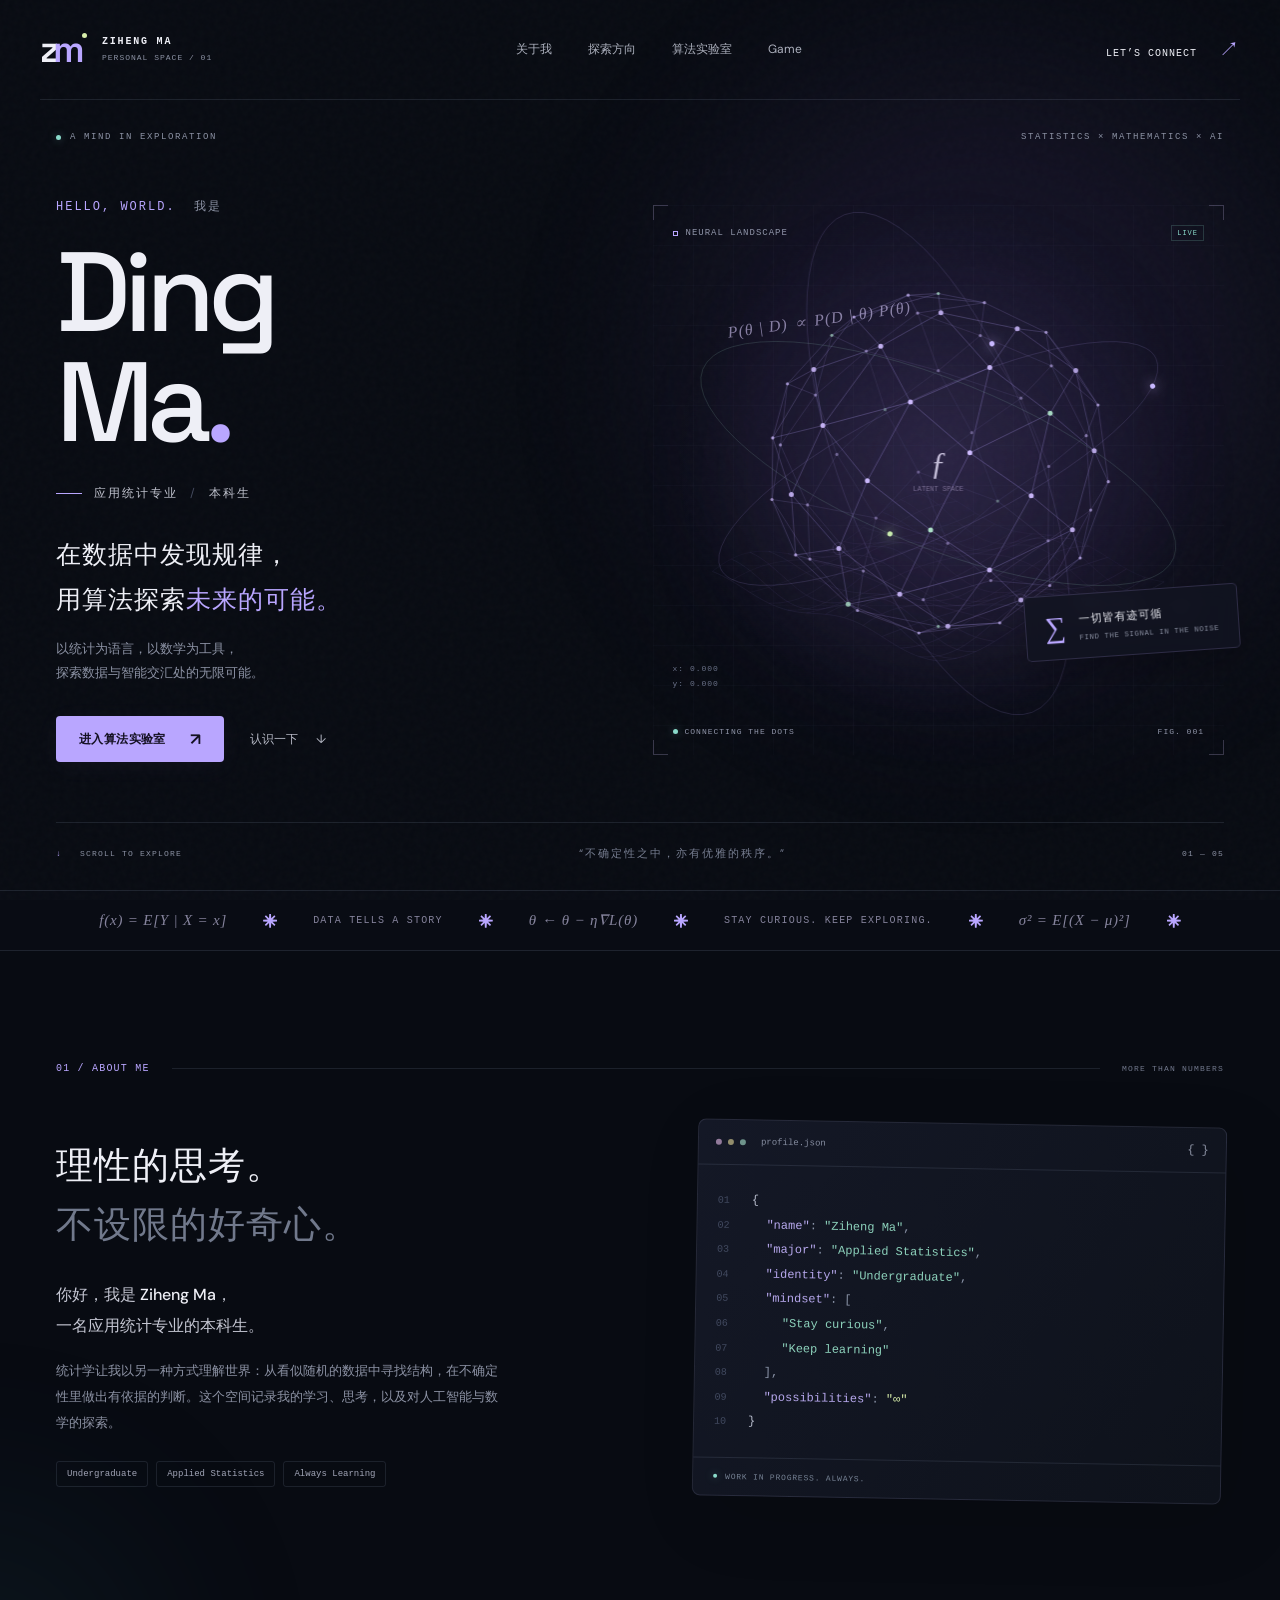
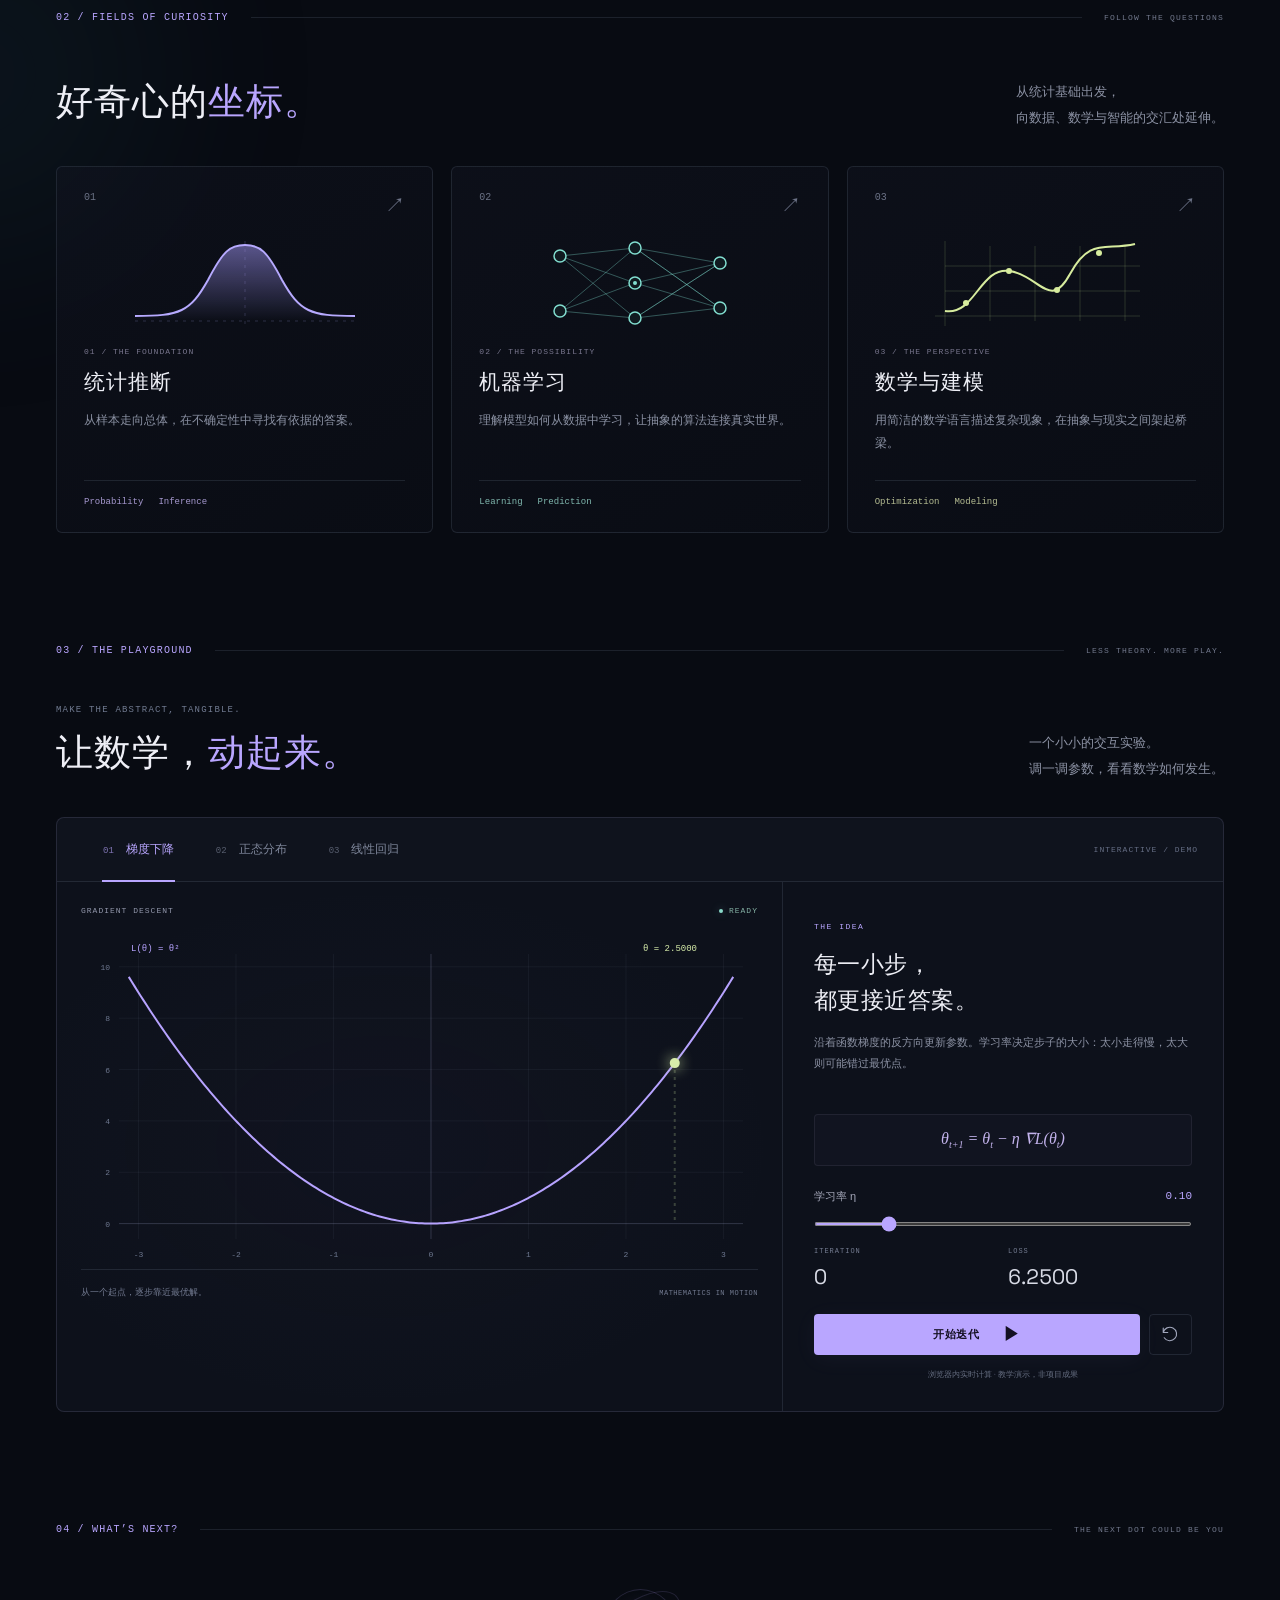
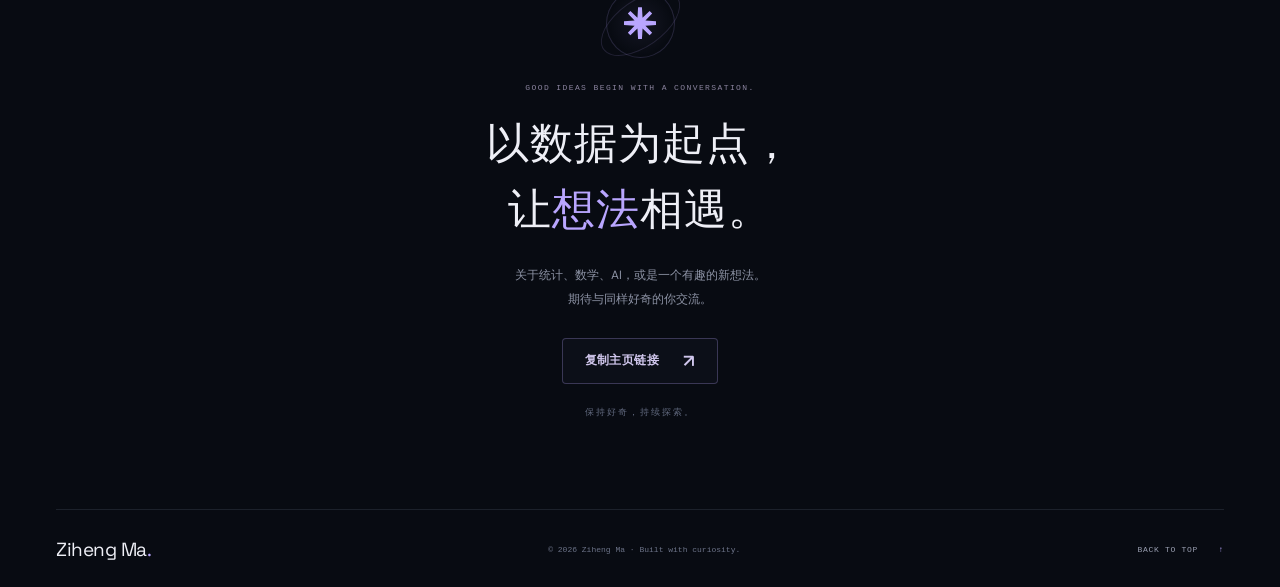
<file: index.html>
<!DOCTYPE html>
<html lang="zh-CN">
<head>
  <meta charset="UTF-8">
  <meta name="viewport" content="width=device-width, initial-scale=1">
  <meta name="theme-color" content="#080b12">
  <meta name="description" content="Ziheng Ma 的个人主页 · 应用统计专业本科生 · 在数据中发现规律，用算法探索未来。">
  <title>Ziheng Ma — Applied Statistics & AI</title>
  <link rel="icon" href="./favicon.svg" type="image/svg+xml">
  <link rel="stylesheet" href="./styles.css">
  <script src="./script.js" defer></script>
</head>
<body>
  <a class="skip-link" href="#main">跳转到主要内容</a>
  <div class="ambient ambient-one" aria-hidden="true"></div>
  <div class="ambient ambient-two" aria-hidden="true"></div>

  <header class="site-header">
    <a class="brand" href="#home" aria-label="Ziheng Ma 首页"><span class="brand-symbol">z<span>m</span><i></i></span><span class="brand-caption">ZIHENG MA<span>PERSONAL SPACE / 01</span></span></a>
    <nav aria-label="主导航">
      <a href="#about">关于我</a>
      <a href="#interests">探索方向</a>
      <a href="#lab">算法实验室</a>
      <a href="./game.html">Game</a>
    </nav>
    <a class="header-contact" href="#contact">LET’S CONNECT <span aria-hidden="true">↗</span></a>
  </header>

  <main id="main">
    <section class="hero section-shell" id="home" aria-labelledby="hero-title">
      <div class="hero-topline"><span><i class="status-dot"></i> A MIND IN EXPLORATION</span><span class="topline-right">STATISTICS × MATHEMATICS × AI</span></div>
      <div class="hero-layout">
        <div class="hero-copy">
          <p class="eyebrow"><span>HELLO, WORLD.</span> 我是</p>
          <h1 id="hero-title" aria-label="Ziheng Ma">Ding<span class="surname">Ma<span class="name-period">.</span></span></h1>
          <div class="hero-role"><span class="role-line"></span>应用统计专业 <span class="role-separator">/</span> 本科生</div>
          <p class="hero-statement">在数据中发现规律，<br>用算法探索<span class="highlight">未来的可能。</span></p>
          <p class="hero-description">以统计为语言，以数学为工具，<br class="desktop-break">探索数据与智能交汇处的无限可能。</p>
          <div class="hero-actions"><a class="button button-primary" href="#lab">进入算法实验室 <span aria-hidden="true">↗</span></a><a class="text-link" href="#about">认识一下 <span aria-hidden="true">↓</span></a></div>
        </div>
        <div class="hero-art" aria-label="由神经网络、轨道和数学曲线组成的交互式可视化">
          <div class="art-corner corner-tl"></div><div class="art-corner corner-tr"></div><div class="art-corner corner-bl"></div><div class="art-corner corner-br"></div>
          <div class="art-label"><span class="tiny-square"></span> NEURAL LANDSCAPE <span class="art-live">LIVE</span></div>
          <canvas id="network-canvas" aria-hidden="true"></canvas>
          <div class="art-equation equation-one">P(θ | D) ∝ P(D | θ) P(θ)</div>
          <div class="art-equation equation-two">∇L(θ) → 0</div>
          <div class="art-coordinate">x: <span id="coord-x">0.000</span><br>y: <span id="coord-y">0.000</span></div>
          <div class="art-bottom"><span><i class="status-dot"></i> CONNECTING THE DOTS</span><span>FIG. 001</span></div>
          <div class="floating-note"><span class="note-icon">∑</span><div>一切皆有迹可循<span>FIND THE SIGNAL IN THE NOISE</span></div></div>
        </div>
      </div>
      <div class="hero-bottom"><span class="scroll-cue"><span aria-hidden="true">↓</span> SCROLL TO EXPLORE</span><span class="hero-quote">“不确定性之中，亦有优雅的秩序。”</span><span class="page-count">01 — 05</span></div>
    </section>

    <div class="formula-strip" aria-hidden="true"><div><span>f(x) = E[Y | X = x]</span><i>✳</i><span>DATA TELLS A STORY</span><i>✳</i><span>θ ← θ − η∇L(θ)</span><i>✳</i><span>STAY CURIOUS. KEEP EXPLORING.</span><i>✳</i><span>σ² = E[(X − μ)²]</span><i>✳</i></div></div>

    <section class="about section-shell section-spacing" id="about" aria-labelledby="about-title">
      <div class="section-heading"><p class="section-index">01 / ABOUT ME</p><span class="section-line"></span><span class="section-note">MORE THAN NUMBERS</span></div>
      <div class="about-layout">
        <div><h2 id="about-title">理性的思考。<br><span class="muted">不设限的好奇心。</span></h2><p class="about-intro">你好，我是 <strong>Ziheng Ma</strong>，<br>一名应用统计专业的本科生。</p><p class="body-copy">统计学让我以另一种方式理解世界：从看似随机的数据中寻找结构，在不确定性里做出有依据的判断。这个空间记录我的学习、思考，以及对人工智能与数学的探索。</p><div class="identity-tags"><span>Undergraduate</span><span>Applied Statistics</span><span>Always Learning</span></div></div>
        <div class="profile-card">
          <div class="card-top"><span class="code-dot"></span><span class="code-dot"></span><span class="code-dot"></span><span>profile.json</span><span class="code-language">{ }</span></div>
          <div class="code-content" aria-label="个人信息：Ziheng Ma，应用统计专业，本科生，保持好奇，持续学习。"><div><span class="line-number">01</span><span class="code-bracket">{</span></div><div><span class="line-number">02</span><span class="code-key">"name"</span>: <span class="code-value">"Ziheng Ma"</span>,</div><div><span class="line-number">03</span><span class="code-key">"major"</span>: <span class="code-value">"Applied Statistics"</span>,</div><div><span class="line-number">04</span><span class="code-key">"identity"</span>: <span class="code-value">"Undergraduate"</span>,</div><div><span class="line-number">05</span><span class="code-key">"mindset"</span>: [</div><div class="code-indent"><span class="line-number">06</span><span class="code-value">"Stay curious"</span>,</div><div class="code-indent"><span class="line-number">07</span><span class="code-value">"Keep learning"</span></div><div><span class="line-number">08</span>],</div><div><span class="line-number">09</span><span class="code-key">"possibilities"</span>: <span class="code-infinity">"∞"</span></div><div><span class="line-number">10</span><span class="code-bracket">}</span></div></div>
          <div class="profile-card-bottom"><i class="status-dot"></i> WORK IN PROGRESS. ALWAYS.</div>
        </div>
      </div>
    </section>

    <section class="interests section-shell section-spacing" id="interests" aria-labelledby="interests-title">
      <div class="section-heading"><p class="section-index">02 / FIELDS OF CURIOSITY</p><span class="section-line"></span><span class="section-note">FOLLOW THE QUESTIONS</span></div>
      <div class="section-title-row"><h2 id="interests-title">好奇心的<span class="serif-accent">坐标。</span></h2><p class="body-copy">从统计基础出发，<br>向数据、数学与智能的交汇处延伸。</p></div>
      <div class="interest-grid">
        <article class="interest-card"><div class="interest-card-top"><span>01</span><span class="card-arrow" aria-hidden="true">↗</span></div><div class="mini-art bell-art" aria-hidden="true"><svg viewBox="0 0 240 95"><defs><linearGradient id="bell-fill" x1="0" y1="0" x2="0" y2="1"><stop stop-color="#a89bff" stop-opacity=".5"/><stop offset="1" stop-color="#a89bff" stop-opacity="0"/></linearGradient></defs><path d="M10 80 C55 80 65 76 83 44 C98 15 105 9 120 9 C135 9 142 15 157 44 C175 76 185 80 230 80 L230 85 L10 85Z" fill="url(#bell-fill)"/><path d="M10 80 C55 80 65 76 83 44 C98 15 105 9 120 9 C135 9 142 15 157 44 C175 76 185 80 230 80" fill="none" stroke="#b7aaff" stroke-width="2"/><path d="M10 85H230M120 5V88" stroke="#b7aaff" stroke-opacity=".2" stroke-dasharray="3 5"/></svg></div><p class="card-kicker">01 / THE FOUNDATION</p><h3>统计推断</h3><p>从样本走向总体，在不确定性中寻找有依据的答案。</p><div class="card-tags"><span>Probability</span><span>Inference</span></div></article>
        <article class="interest-card"><div class="interest-card-top"><span>02</span><span class="card-arrow" aria-hidden="true">↗</span></div><div class="mini-art" aria-hidden="true"><svg viewBox="0 0 240 95"><g stroke="#82ded0" stroke-opacity=".35"><path d="M40 20L115 12L200 27M40 20L115 47L200 27M40 20L115 82L200 27M40 75L115 12L200 72M40 75L115 47L200 72M40 75L115 82L200 72M115 12L200 72M115 82L200 27" fill="none"/></g><g fill="#101a20" stroke="#82ded0" stroke-width="1.5"><circle cx="40" cy="20" r="6"/><circle cx="40" cy="75" r="6"/><circle cx="115" cy="12" r="6"/><circle cx="115" cy="47" r="6"/><circle cx="115" cy="82" r="6"/><circle cx="200" cy="27" r="6"/><circle cx="200" cy="72" r="6"/></g><circle cx="115" cy="47" r="2" fill="#82ded0"/></svg></div><p class="card-kicker">02 / THE POSSIBILITY</p><h3>机器学习</h3><p>理解模型如何从数据中学习，让抽象的算法连接真实世界。</p><div class="card-tags"><span>Learning</span><span>Prediction</span></div></article>
        <article class="interest-card"><div class="interest-card-top"><span>03</span><span class="card-arrow" aria-hidden="true">↗</span></div><div class="mini-art" aria-hidden="true"><svg viewBox="0 0 240 95"><g stroke="#d7ec9e" stroke-opacity=".16"><path d="M20 80H225M30 90V5M30 55H225M30 30H225M75 10V85M120 10V85M165 10V85M210 10V85"/></g><path d="M30 75C60 80 65 30 95 35S135 75 155 38S190 15 220 8" fill="none" stroke="#d7ec9e" stroke-width="2"/><g fill="#d7ec9e"><circle cx="51" cy="67" r="3"/><circle cx="94" cy="35" r="3"/><circle cx="142" cy="54" r="3"/><circle cx="184" cy="17" r="3"/></g></svg></div><p class="card-kicker">03 / THE PERSPECTIVE</p><h3>数学与建模</h3><p>用简洁的数学语言描述复杂现象，在抽象与现实之间架起桥梁。</p><div class="card-tags"><span>Optimization</span><span>Modeling</span></div></article>
      </div>
    </section>

    <section class="lab section-shell section-spacing" id="lab" aria-labelledby="lab-title">
      <div class="section-heading"><p class="section-index">03 / THE PLAYGROUND</p><span class="section-line"></span><span class="section-note">LESS THEORY. MORE PLAY.</span></div>
      <div class="section-title-row"><div><p class="eyebrow lab-eyebrow">MAKE THE ABSTRACT, TANGIBLE.</p><h2 id="lab-title">让数学，<span class="serif-accent">动起来。</span></h2></div><p class="body-copy">一个小小的交互实验。<br>调一调参数，看看数学如何发生。</p></div>
      <noscript><p class="body-copy">开启 JavaScript 后即可体验交互式数学实验；其余个人介绍仍可正常阅读。</p></noscript>
      <div class="lab-panel">
        <div class="lab-tabs" role="tablist" aria-label="选择数学实验"><button id="tab-gradient" class="lab-tab active" role="tab" aria-selected="true" aria-controls="experiment-panel" data-mode="gradient" type="button"><span>01</span> 梯度下降</button><button id="tab-normal" class="lab-tab" role="tab" aria-selected="false" aria-controls="experiment-panel" data-mode="normal" tabindex="-1" type="button"><span>02</span> 正态分布</button><button id="tab-regression" class="lab-tab" role="tab" aria-selected="false" aria-controls="experiment-panel" data-mode="regression" tabindex="-1" type="button"><span>03</span> 线性回归</button><span class="lab-tab-label">INTERACTIVE / DEMO</span></div>
        <div class="experiment-layout" id="experiment-panel" role="tabpanel" aria-labelledby="tab-gradient" tabindex="0">
          <div class="experiment-plot"><div class="plot-heading"><span id="plot-name">GRADIENT DESCENT</span><span><i class="status-dot"></i> <span id="plot-status">READY</span></span></div><canvas id="experiment-canvas" role="img" aria-label="梯度下降演示：观察点沿抛物线向最小值移动"></canvas><div class="plot-footer"><span id="plot-footnote">从一个起点，逐步靠近最优解。</span><span>MATHEMATICS IN MOTION</span></div></div>
          <div class="experiment-controls"><span class="control-kicker">THE IDEA</span><h3 id="experiment-title">每一小步，<br>都更接近答案。</h3><p id="experiment-description">沿着函数梯度的反方向更新参数。学习率决定步子的大小：太小走得慢，太大则可能错过最优点。</p><div class="experiment-equation" id="experiment-equation">θ<sub>t+1</sub> = θ<sub>t</sub> − η ∇L(θ<sub>t</sub>)</div><div class="slider-label"><label for="parameter-slider" id="parameter-label">学习率 η</label><output for="parameter-slider" id="parameter-value">0.10</output></div><input type="range" id="parameter-slider" min="0.02" max="0.45" step="0.01" value="0.10"><div class="experiment-metrics"><div><span id="metric-label-one">ITERATION</span><strong id="metric-one">0</strong></div><div><span id="metric-label-two">LOSS</span><strong id="metric-two">6.2500</strong></div></div><div class="experiment-buttons"><button type="button" class="button button-primary" id="run-experiment">开始迭代 <span aria-hidden="true">▶</span></button><button type="button" class="button button-reset" id="reset-experiment" aria-label="重置实验"><svg width="18" height="18" viewBox="0 0 24 24" fill="none" stroke="currentColor" stroke-width="1.5" stroke-linecap="round" stroke-linejoin="round" aria-hidden="true"><path d="M3 10a9 9 0 1 1 1.3 7M3 4v6h6"/></svg></button></div><span class="demo-disclaimer">浏览器内实时计算 · 教学演示，非项目成果</span></div>
        </div>
      </div>
    </section>

    <section class="contact section-shell section-spacing" id="contact" aria-labelledby="contact-title">
      <div class="section-heading"><p class="section-index">04 / WHAT’S NEXT?</p><span class="section-line"></span><span class="section-note">THE NEXT DOT COULD BE YOU</span></div>
      <div class="contact-content"><div class="contact-orbit" aria-hidden="true"><span>✳</span></div><p class="eyebrow">GOOD IDEAS BEGIN WITH A CONVERSATION.</p><h2 id="contact-title">以数据为起点，<br>让<span class="serif-accent">想法</span>相遇。</h2><p>关于统计、数学、AI，或是一个有趣的新想法。<br>期待与同样好奇的你交流。</p><div class="contact-actions"><a id="email-link" class="button button-primary" hidden>给我发邮件 <span aria-hidden="true">↗</span></a><a id="github-link" class="button button-outline" hidden target="_blank" rel="noopener noreferrer">GitHub <span aria-hidden="true">↗</span></a><button class="button button-outline" id="copy-link" type="button">复制主页链接 <span aria-hidden="true">↗</span></button></div><span class="contact-note" id="contact-note">保持好奇，持续探索。</span></div>
    </section>
  </main>

  <footer class="site-footer section-shell"><a class="footer-name" href="#home">Ziheng Ma<span>.</span></a><span>© <span id="year">2026</span> Ziheng Ma · Built with curiosity.</span><a class="back-top" href="#home">BACK TO TOP <span aria-hidden="true">↑</span></a></footer>
  <div class="toast" role="status" aria-live="polite" id="toast"></div>
</body>
</html>
</file>
<file: styles.css>
@import url('https://fonts.googleapis.com/css2?family=DM+Sans:wght@400;500;600;700&family=Space+Grotesk:wght@400;500;600;700&display=swap');

:root{color-scheme:dark;--bg:#080b12;--panel:#0e121c;--panel-light:#121724;--text:#eeeff6;--muted:#8c92a4;--line:rgba(170,182,218,.13);--purple:#b9a6ff;--mint:#8adaca;--lime:#d7edaa;--mono:'SFMono-Regular',Consolas,'Liberation Mono',monospace;--font:'DM Sans','PingFang SC','Microsoft YaHei',sans-serif;--display:'Space Grotesk',var(--font)}
*{box-sizing:border-box}html{scroll-behavior:smooth;scroll-padding-top:100px}body{margin:0;background:var(--bg);color:var(--text);font-family:var(--font);-webkit-font-smoothing:antialiased;overflow-x:hidden}body::before{position:fixed;inset:0;z-index:-1;background-image:url("data:image/svg+xml,%3Csvg viewBox='0 0 180 180' xmlns='http://www.w3.org/2000/svg'%3E%3Cfilter id='n'%3E%3CfeTurbulence type='fractalNoise' baseFrequency='.9' numOctaves='3' stitchTiles='stitch'/%3E%3C/filter%3E%3Cpath fill='%23fff' opacity='.025' filter='url(%23n)' d='M0 0h180v180H0z'/%3E%3C/svg%3E");content:"";pointer-events:none}a{color:inherit;text-decoration:none}button,input{font:inherit}button,a,input{-webkit-tap-highlight-color:transparent}button{cursor:pointer}button:disabled{cursor:default}::selection{background:#b9a6ff;color:#080b12}a:focus-visible,button:focus-visible,input:focus-visible,[tabindex="0"]:focus-visible{outline:2px solid var(--mint);outline-offset:6px}[hidden]{display:none!important}.section-shell{max-width:1240px;width:calc(100% - 112px);margin-inline:auto}.section-spacing{padding-top:112px}.ambient{position:absolute;border-radius:50%;pointer-events:none;z-index:-1;filter:blur(100px);opacity:.12}.ambient-one{width:600px;height:600px;right:0;top:70px;background:#7351b5}.ambient-two{width:350px;height:350px;left:-200px;top:1500px;background:#285f72}.skip-link{position:fixed;left:15px;top:-70px;padding:12px 20px;background:var(--purple);color:var(--bg);z-index:100}.skip-link:focus{top:10px}
.site-header{height:100px;max-width:1392px;width:calc(100% - 80px);margin:auto;display:flex;align-items:center;justify-content:space-between;border-bottom:1px solid var(--line)}.brand{display:flex;align-items:center;gap:16px}.brand-symbol{position:relative;font-family:var(--display);font-size:37px;font-weight:600;letter-spacing:-6px;padding-right:7px;line-height:1}.brand-symbol>span{color:var(--purple)}.brand-symbol i{position:absolute;right:-1px;top:2px;width:5px;height:5px;background:var(--lime);border-radius:50%}.brand-caption{font-family:var(--mono);font-size:10px;font-weight:600;letter-spacing:1.8px;line-height:1.8}.brand-caption>span{display:block;color:var(--muted);font-size:8px;letter-spacing:1px;font-weight:400}.site-header nav{display:flex;gap:36px}.site-header nav a{color:#acb0bd;font-size:12px;transition:color .2s}.site-header nav a:hover,.text-link:hover{color:var(--purple)}.header-contact{font-family:var(--mono);font-size:10px;letter-spacing:1px}.header-contact>span{color:var(--purple);margin-left:15px;font-size:20px}
.hero{padding-top:32px}.hero-topline{display:flex;justify-content:space-between;font-family:var(--mono);font-size:9px;letter-spacing:1.6px;color:var(--muted)}.hero-topline>span:first-child{display:flex;align-items:center;gap:9px}.status-dot{display:inline-block;width:5px;height:5px;border-radius:50%;background:var(--mint);box-shadow:0 0 9px #8adaca66;flex-shrink:0}.hero-layout{display:grid;grid-template-columns:1fr 1fr;align-items:center;gap:25px;padding:56px 0 60px}.eyebrow{font-size:12px;letter-spacing:2px;color:var(--muted);font-weight:400}.eyebrow>span{color:var(--purple);font-family:var(--mono);margin-right:13px}h1,h2,h3,p{margin:0}.hero h1{font-family:var(--display);font-size:clamp(72px,8.8vw,127px);letter-spacing:-7px;font-weight:500;line-height:.98;margin:22px 0 27px}.surname{display:block}.name-period{color:var(--purple)}.hero-role{display:flex;align-items:center;gap:12px;color:#c0c3ce;font-size:12px;letter-spacing:2px}.role-line{width:26px;height:1px;background:var(--purple)}.role-separator{color:#454b5f}.hero-statement{font-size:25px;line-height:1.8;font-weight:500;letter-spacing:1px;margin-top:30px}.highlight{color:var(--purple)}.hero-description{color:var(--muted);line-height:1.9;font-size:13px;margin-top:15px}.hero-actions{display:flex;gap:26px;align-items:center;margin-top:30px}.button{display:inline-flex;justify-content:center;align-items:center;gap:24px;min-height:46px;padding:0 22px;border-radius:4px;border:1px solid transparent;font-size:12px;font-weight:600;letter-spacing:.4px;transition:background .2s,transform .2s,border-color .2s}.button:hover{transform:translateY(-2px)}.button-primary{background:var(--purple);color:#141022;box-shadow:0 4px 25px #b9a6ff0c}.button-primary:hover{background:#cbbcff}.button-primary>span{font-size:17px}.text-link{font-size:12px;color:#b5b8c4;transition:color .2s}.text-link>span{margin-left:15px}.hero-art{position:relative;height:550px;max-height:48vw;isolation:isolate;background:radial-gradient(ellipse at 50% 48%,#8c67c010,transparent 67%);background-image:linear-gradient(#7b82ab08 1px,transparent 1px),linear-gradient(90deg,#7b82ab08 1px,transparent 1px);background-size:40px 40px}.hero-art::after{content:"";position:absolute;width:60%;height:60%;left:20%;top:20%;background:#8a68c9;border-radius:50%;filter:blur(85px);opacity:.09;z-index:-1}.art-corner{position:absolute;width:15px;height:15px;border-color:#a59ac64d;border-style:solid;pointer-events:none}.corner-tl{top:0;left:0;border-width:1px 0 0 1px}.corner-tr{top:0;right:0;border-width:1px 1px 0 0}.corner-bl{bottom:0;left:0;border-width:0 0 1px 1px}.corner-br{bottom:0;right:0;border-width:0 1px 1px 0}.art-label,.art-bottom,.art-coordinate{font:9px var(--mono);color:#9095a9;letter-spacing:1px;position:absolute}.art-label{top:20px;left:20px;right:20px;display:flex;align-items:center;gap:8px}.tiny-square{width:5px;height:5px;border:1px solid var(--purple)}.art-live{margin-left:auto;border:1px solid #87d5c433;color:var(--mint);padding:3px 5px;font-size:7px}.hero-art canvas{width:100%;height:100%;display:block}.art-equation{position:absolute;font-family:Georgia,'Times New Roman',serif;font-style:italic;color:#b8add8;font-size:16px;pointer-events:none;letter-spacing:1px}.equation-one{top:19%;left:13%;transform:rotate(-8deg);opacity:.7}.equation-two{right:6%;bottom:24%;font-size:24px;opacity:.65}.art-coordinate{bottom:64px;left:20px;line-height:1.9;font-size:8px;color:#697087}.art-bottom{bottom:19px;left:20px;right:20px;display:flex;justify-content:space-between;font-size:8px}.art-bottom>span:first-child{display:flex;gap:7px;align-items:center}.floating-note{position:absolute;right:-15px;bottom:100px;display:flex;align-items:center;gap:13px;padding:15px 19px;border:1px solid #b7a3f52e;background:#111320db;backdrop-filter:blur(10px);transform:rotate(-4deg);box-shadow:0 15px 35px #0003;border-radius:5px}.note-icon{font-family:Georgia,serif;font-size:29px;color:var(--purple)}.floating-note>div{font-size:11px;letter-spacing:1px}.floating-note>div>span{display:block;font:7px var(--mono);letter-spacing:.8px;color:var(--muted);margin-top:7px}.hero-bottom{display:flex;justify-content:space-between;align-items:center;border-top:1px solid var(--line);padding:23px 0 29px}.scroll-cue,.page-count{font:8px var(--mono);letter-spacing:1.2px;color:var(--muted)}.scroll-cue>span{color:var(--purple);margin-right:12px}.hero-quote{font-size:11px;color:#777e91;letter-spacing:2px}.formula-strip{overflow:hidden;border-block:1px solid var(--line);background:#b9a6ff03}.formula-strip>div{display:flex;align-items:center;justify-content:center;gap:36px;min-width:1120px;padding:20px 0;white-space:nowrap}.formula-strip span{font:10px var(--mono);letter-spacing:1.2px;color:#85839c}.formula-strip span:nth-of-type(odd){font-family:Georgia,serif;font-style:italic;font-size:15px;letter-spacing:.8px}.formula-strip i{font-size:17px;font-style:normal;color:var(--purple)}
.section-heading{display:flex;align-items:center;gap:22px;margin-bottom:49px}.section-index{font:10px var(--mono);letter-spacing:1.2px;color:var(--purple);white-space:nowrap}.section-line{height:1px;background:var(--line);flex:1}.section-note{font:8px var(--mono);letter-spacing:1.2px;color:#72798d;white-space:nowrap}h2{font-size:37px;letter-spacing:1px;line-height:1.6;font-weight:500}.muted{color:#71798c}.about-layout{display:grid;grid-template-columns:1fr 1fr;gap:110px;align-items:center}.about-intro{font-size:16px;line-height:1.95;color:#c5c7d3;margin-top:24px}.about-intro strong{font-weight:500;color:var(--text)}.body-copy{font-size:13px;line-height:2;color:var(--muted)}.about-layout .body-copy{margin-top:17px;max-width:445px}.identity-tags{display:flex;gap:8px;flex-wrap:wrap;margin-top:25px}.identity-tags>span{font:9px var(--mono);color:#a1a5b7;border:1px solid var(--line);padding:7px 10px;border-radius:3px}.profile-card{background:linear-gradient(125deg,#141826,#0e121b);border:1px solid #a7a8d324;border-radius:8px;box-shadow:15px 20px 70px #0002;transform:rotate(1deg);transition:transform .4s}.profile-card:hover{transform:rotate(0)}.card-top{height:45px;display:flex;align-items:center;gap:6px;border-bottom:1px solid var(--line);padding:0 17px}.code-dot{width:6px;height:6px;border-radius:50%;background:#45415a}.code-dot:first-child{background:#927a9b}.code-dot:nth-child(2){background:#928d6c}.code-dot:nth-child(3){background:#6e938b}.card-top>span:nth-child(4){margin-left:9px;font:9px var(--mono);color:#858c9f}.code-language{margin-left:auto;color:var(--muted);font:12px var(--mono)}.code-content{font:12px/2.05 var(--mono);color:#8b94a8;padding:23px 20px}.code-content>div{white-space:pre}.line-number{display:inline-block;width:34px;color:#424a60;font-size:10px;user-select:none}.code-content>div:not(:first-child):not(:last-child){padding-left:0}.code-content>div:not(:first-child):not(:last-child) .line-number{margin-right:15px}.code-content>.code-indent .line-number{margin-right:32px!important}.code-key{color:#b7a8ed}.code-value{color:#8dd2bc}.code-infinity{color:var(--lime)}.code-bracket{color:#b8bdcd}.profile-card-bottom{border-top:1px solid var(--line);padding:14px 20px;display:flex;align-items:center;gap:8px;color:#768294;font:8px var(--mono);letter-spacing:.8px}.profile-card-bottom .status-dot{width:4px;height:4px}
.section-title-row{display:flex;align-items:end;justify-content:space-between;margin-bottom:35px;gap:30px}.serif-accent{color:var(--purple)}.interest-grid{display:grid;grid-template-columns:repeat(3,1fr);gap:18px}.interest-card{border:1px solid var(--line);border-radius:6px;padding:25px 27px;background:linear-gradient(150deg,#12162277,#0c101877);position:relative;overflow:hidden;transition:transform .3s,border-color .3s,background .3s}.interest-card:hover{transform:translateY(-6px);border-color:#b9a6ff66;background:#141827}.interest-card:nth-child(2):hover{border-color:#8adaca66}.interest-card:nth-child(3):hover{border-color:#d7edaa66}.interest-card-top{display:flex;justify-content:space-between;color:#6c7286;font:10px var(--mono)}.card-arrow{font-size:20px;transition:transform .3s}.interest-card:hover .card-arrow{transform:translate(3px,-3px);color:var(--purple)}.mini-art{height:128px;display:flex;align-items:center;justify-content:center}.mini-art svg{width:100%;max-width:240px;height:95px}.card-kicker{font:8px var(--mono);letter-spacing:1px;color:#79768e;margin-bottom:12px}.interest-card h3{font-size:21px;letter-spacing:1px;font-weight:500}.interest-card>p:not(.card-kicker){font-size:12px;line-height:1.9;color:var(--muted);margin-top:13px;min-height:46px}.card-tags{display:flex;gap:15px;margin-top:25px;border-top:1px solid var(--line);padding-top:16px;font:9px var(--mono);color:#a698cf}.interest-card:nth-child(2) .card-tags{color:#80b7ae}.interest-card:nth-child(3) .card-tags{color:#b5bc92}
.lab-eyebrow{font:9px var(--mono);letter-spacing:1.2px;color:#717b91;margin-bottom:8px}.lab-panel{border:1px solid #a7a8d329;border-radius:8px;overflow:hidden;background:#0d111b}.lab-tabs{display:flex;align-items:center;border-bottom:1px solid var(--line);background:#ffffff02;padding:0 25px}.lab-tab{border:0;background:transparent;color:#7f879b;padding:23px 21px;position:relative;font-size:12px;white-space:nowrap}.lab-tab>span{font:9px var(--mono);margin-right:9px;opacity:.65}.lab-tab.active{color:var(--purple)}.lab-tab.active::after{content:"";position:absolute;bottom:-1px;height:2px;background:var(--purple);left:20px;right:20px}.lab-tab-label{font:8px var(--mono);color:#666e85;letter-spacing:1px;margin-left:auto}.experiment-layout{display:grid;grid-template-columns:minmax(0,1.65fr) minmax(270px,1fr)}.experiment-plot{display:flex;flex-direction:column;min-width:0;padding:24px;border-right:1px solid var(--line);background:radial-gradient(ellipse at 45% 50%,#54447d0d,transparent 70%)}.plot-heading{display:flex;align-items:center;justify-content:space-between;gap:10px;font:8px var(--mono);color:#9398ac;letter-spacing:1px}.plot-heading>span:last-child{color:#86b3a6;font-size:8px;display:flex;align-items:center;gap:6px}.plot-heading .status-dot{width:4px;height:4px}#experiment-canvas{display:block;width:100%;height:340px;margin-top:14px}.plot-footer{display:flex;justify-content:space-between;gap:15px;font-size:9px;color:#727a90;padding-top:16px;border-top:1px solid var(--line)}.plot-footer>span:last-child{font:7px var(--mono);letter-spacing:.5px;align-self:center;white-space:nowrap}.experiment-controls{padding:31px}.control-kicker{font:8px var(--mono);letter-spacing:1.5px;color:var(--purple)}.experiment-controls h3{font-size:23px;line-height:1.55;font-weight:500;letter-spacing:.5px;margin-top:13px;min-height:72px}.experiment-controls>p{font-size:11px;line-height:1.9;color:var(--muted);margin-top:13px;min-height:64px}.experiment-equation{margin:18px 0 23px;border:1px solid #a69bc21c;background:#b9a6ff06;border-radius:4px;padding:14px 8px;text-align:center;color:#c3b3ec;font-family:Georgia,'Times New Roman',serif;font-style:italic;font-size:16px;white-space:nowrap}.experiment-equation sub,.experiment-equation sup{font-size:10px}.slider-label{display:flex;align-items:center;justify-content:space-between;font-size:11px;color:#a5a8ba}.slider-label output{font:11px var(--mono);color:var(--purple)}input[type=range]{width:100%;margin:18px 0 21px;accent-color:var(--purple);cursor:pointer;height:4px}.experiment-metrics{display:grid;grid-template-columns:1fr 1fr;gap:10px}.experiment-metrics>div>span{font:7px var(--mono);letter-spacing:1px;color:#747c91;display:block}.experiment-metrics strong{display:block;margin-top:8px;font:21px var(--display);font-variant-numeric:tabular-nums;color:#d8dbe6}.experiment-buttons{display:flex;gap:9px;margin-top:24px}.experiment-buttons .button-primary{flex:1;min-height:41px;font-size:11px}.button-reset{min-width:43px;min-height:41px;padding:0;background:transparent;border-color:var(--line);color:#a0a6bb;font-size:21px}.button-reset:hover{background:#ffffff09}.demo-disclaimer{display:block;font-size:8px;color:#656d80;margin-top:14px;text-align:center}
.contact{padding-bottom:65px}.contact-content{position:relative;text-align:center;padding:5px 0 25px}.contact-orbit{margin:0 auto 25px;width:69px;height:69px;display:grid;place-items:center;border:1px solid #b9a6ff2b;border-radius:50%;position:relative;color:var(--purple);font-size:40px;line-height:1;background:radial-gradient(circle,#b9a6ff13,transparent 70%)}.contact-orbit::after{content:"";position:absolute;border:1px solid #b9a6ff25;inset:10px -12px;transform:rotate(-35deg);border-radius:50%}.contact-content>.eyebrow{font:8px var(--mono);letter-spacing:1.4px;color:#8b849f;margin-bottom:18px}.contact-content h2{font-size:43px;line-height:1.55}.contact-content>p:not(.eyebrow){font-size:12px;line-height:2;color:var(--muted);margin-top:20px}.contact-actions{display:flex;flex-wrap:wrap;justify-content:center;gap:12px;margin-top:27px}.button-outline{background:#b9a6ff07;border:1px solid #b9a6ff44;color:#d0c6ec}.button-outline:hover{background:#b9a6ff14;border-color:#b9a6ff88}.button-outline>span{font-size:18px}.contact-note{display:block;color:#5f677c;font-size:9px;letter-spacing:2px;margin-top:22px}.site-footer{border-top:1px solid var(--line);display:flex;align-items:center;justify-content:space-between;gap:20px;padding-block:27px}.footer-name{font:19px var(--display);letter-spacing:-.5px}.footer-name>span{color:var(--purple)}.site-footer>span{font:8px var(--mono);color:#6c7388}.back-top{font:8px var(--mono);color:#9a9fb1;letter-spacing:.7px}.back-top>span{margin-left:15px;color:var(--purple)}.toast{position:fixed;bottom:28px;left:50%;transform:translate(-50%,20px);padding:13px 23px;border:1px solid #b9a6ff55;background:#1b1829;color:#e1d7ff;box-shadow:0 10px 45px #0005;border-radius:5px;font-size:12px;opacity:0;pointer-events:none;transition:opacity .2s,transform .2s;z-index:20;max-width:90vw;text-align:center}.toast.visible{opacity:1;transform:translate(-50%,0)}
@media(min-width:1500px){.hero-layout{padding-block:65px 70px}.hero-art{height:590px}.hero h1{font-size:136px}.hero-statement{font-size:28px}}
@media(max-width:1100px){.section-shell{width:calc(100% - 72px)}.site-header{width:calc(100% - 56px)}.hero h1{font-size:100px}.hero-statement{font-size:22px}.hero-art{height:490px;max-height:55vw}.floating-note{right:-6px;bottom:75px;padding:12px}.about-layout{gap:50px}.code-content{font-size:10px;padding-inline:14px}.line-number{width:24px}.interest-card{padding:22px}.experiment-controls{padding:25px}.lab-tabs{padding-inline:12px}.lab-tab{padding-inline:17px}.plot-footer>span:last-child{display:none}.hero-layout{padding-top:47px}h2{font-size:33px}.section-spacing{padding-top:90px}}
@media(max-width:800px){.site-header{height:80px}.brand-caption{display:none}.site-header nav{gap:22px}.header-contact{font-size:8px;letter-spacing:0}.hero-topline{font-size:8px}.topline-right{font-size:7px;letter-spacing:.4px}.hero-layout{grid-template-columns:1.05fr 1fr;gap:8px;padding-bottom:45px}.hero h1{font-size:85px;letter-spacing:-5px}.hero-statement{font-size:19px;letter-spacing:0}.hero-role{font-size:10px;gap:8px;letter-spacing:1px}.hero-description{font-size:11px}.hero-actions{gap:20px;flex-wrap:wrap}.hero-actions .button{padding:0 14px;font-size:10px;gap:12px}.hero-art{height:430px;max-height:60vw}.art-label{font-size:7px;left:12px;right:12px}.art-bottom{font-size:6px;left:12px;right:12px;letter-spacing:.2px}.art-equation{font-size:12px}.equation-one{left:4%;top:20%}.equation-two{font-size:18px}.floating-note{padding:10px;gap:9px;bottom:65px}.floating-note>div{font-size:9px}.floating-note>div>span{font-size:5px}.note-icon{font-size:22px}.hero-quote{font-size:9px;letter-spacing:1px}.about-layout{gap:30px}.about-intro{font-size:14px}.body-copy{font-size:12px}h2{font-size:28px}.code-content{font-size:9px;padding:20px 10px}.line-number{width:18px}.code-content>div:not(:first-child):not(:last-child) .line-number{margin-right:8px}.code-content>.code-indent .line-number{margin-right:20px!important}.identity-tags>span{font-size:8px;padding:6px}.section-note{font-size:6px}.section-heading{margin-bottom:35px;gap:15px}.interest-grid{gap:12px}.interest-card{padding:18px}.interest-card h3{font-size:19px}.interest-card>p:not(.card-kicker){font-size:11px;min-height:63px}.card-kicker{font-size:6px;letter-spacing:.6px}.card-tags{font-size:7px;gap:8px}.mini-art{height:115px}.experiment-layout{grid-template-columns:minmax(0,1.15fr) minmax(255px,1fr)}.lab-tab-label{display:none}.lab-tabs{justify-content:space-around}.lab-tab{flex:1;padding-inline:12px}.experiment-plot{padding:20px 15px}#experiment-canvas{height:360px}.plot-heading{font-size:6px;letter-spacing:.5px}.plot-heading>span:last-child{font-size:6px}.experiment-controls{padding:24px 22px}.experiment-controls h3{font-size:21px}.experiment-equation{font-size:14px}.section-title-row>.body-copy{font-size:10px}.contact-content h2{font-size:38px}}
@media(max-width:600px){.section-shell{width:calc(100% - 40px)}.site-header{width:calc(100% - 40px);height:74px}.brand-symbol{font-size:32px}.site-header nav{gap:18px;margin-left:auto}.site-header nav a{font-size:10px}.header-contact{display:none}.hero{padding-top:25px}.hero-topline{font-size:7px;letter-spacing:1px}.topline-right{font-size:6px;max-width:130px;line-height:1.7;text-align:right}.hero-layout{display:flex;flex-direction:column;align-items:stretch;padding-top:38px;gap:20px}.hero h1{font-size:106px;letter-spacing:-6px;margin:20px 0 23px;line-height:.9}.surname{display:inline;margin-left:19px}.hero-role{font-size:11px}.hero-statement{font-size:23px;margin-top:27px;line-height:1.65}.hero-description{font-size:12px;line-height:1.9}.hero-actions{margin-top:25px;gap:25px}.hero-actions .button{min-height:46px;padding-inline:20px;font-size:11px;gap:20px}.hero-art{height:350px;max-height:none;width:100%;margin-top:16px}.art-label{font-size:8px;left:16px;right:16px}.art-bottom{font-size:7px;left:16px;right:16px;letter-spacing:.4px}.art-equation{font-size:15px}.equation-one{left:10%;top:20%}.equation-two{font-size:21px;bottom:25%}.floating-note{right:10px;bottom:64px;padding:10px 13px;gap:10px}.floating-note>div{font-size:10px}.floating-note>div>span{font-size:6px}.hero-bottom{padding:20px 0}.hero-quote{display:none}.formula-strip>div{justify-content:flex-start;gap:25px;padding:17px 20px}.formula-strip span{font-size:8px}.formula-strip span:nth-of-type(odd){font-size:13px}.section-spacing{padding-top:70px}.section-heading{margin-bottom:30px}.section-index{font-size:8px;letter-spacing:1px}.section-note{display:none}.about-layout{grid-template-columns:1fr;gap:35px}h2{font-size:31px}.about-intro{font-size:15px;margin-top:20px}.body-copy{font-size:12px}.about-layout .body-copy{max-width:none}.identity-tags{margin-top:23px;gap:8px}.identity-tags>span{font-size:8px;padding:7px 9px}.profile-card{transform:rotate(0)}.code-content{font-size:11px;line-height:2.1;padding:22px 18px}.line-number{width:28px}.code-content>div:not(:first-child):not(:last-child) .line-number{margin-right:12px}.code-content>.code-indent .line-number{margin-right:28px!important}.section-title-row{align-items:start;flex-direction:column;gap:15px;margin-bottom:27px}.section-title-row>.body-copy{font-size:12px}.section-title-row>.body-copy br{display:none}.interest-grid{grid-template-columns:1fr;gap:14px}.interest-card{padding:23px;display:grid;grid-template-columns:1fr 120px;column-gap:15px}.interest-card-top{grid-column:1/-1;margin-bottom:18px}.mini-art{grid-column:2;grid-row:2/6;height:120px;align-self:center}.card-kicker{font-size:7px;grid-column:1;line-height:1.5}.interest-card h3{font-size:22px;grid-column:1}.interest-card>p:not(.card-kicker){font-size:11px;min-height:0;grid-column:1;line-height:1.8}.card-tags{grid-column:1/-1;font-size:8px;gap:17px;margin-top:20px}.lab-tab{font-size:10px;padding:19px 4px}.lab-tab>span{font-size:8px;margin-right:4px}.lab-tab.active::after{left:10px;right:10px}.lab-tabs{padding-inline:8px}.experiment-layout{grid-template-columns:1fr}.experiment-plot{border-right:0;border-bottom:1px solid var(--line);padding:20px 17px}.plot-heading{font-size:8px}.plot-heading>span:last-child{font-size:7px}#experiment-canvas{height:275px;margin-top:8px}.plot-footer{font-size:9px}.experiment-controls{padding:25px}.experiment-controls h3{font-size:24px;min-height:0}.experiment-controls h3 br{display:none}.experiment-controls>p{font-size:12px;min-height:0;line-height:1.9}.experiment-equation{font-size:18px;margin-block:19px 25px;padding:16px 8px}.control-kicker{font-size:8px}.slider-label{font-size:12px}input[type=range]{margin-block:21px 24px}.experiment-metrics strong{font-size:24px}.experiment-metrics>div>span{font-size:8px}.experiment-buttons .button-primary{min-height:44px;font-size:12px}.button-reset{min-width:48px}.demo-disclaimer{font-size:9px;margin-top:17px}.contact{padding-bottom:40px}.contact-content{padding-top:5px}.contact-content h2{font-size:34px}.contact-content>.eyebrow{font-size:6px;letter-spacing:1px}.contact-content>p:not(.eyebrow){font-size:11px}.contact-orbit{width:59px;height:59px;font-size:34px;margin-bottom:25px}.site-footer{flex-wrap:wrap;padding-block:24px;row-gap:16px}.footer-name{font-size:18px}.site-footer>span{order:3;width:100%;font-size:7px}.back-top{font-size:7px}.contact-note{font-size:8px}}
@media(max-width:370px){.hero h1{font-size:88px}.surname{margin-left:14px}.hero-statement{font-size:21px}.interest-card{grid-template-columns:1fr 90px}.code-content{font-size:10px;padding-inline:12px}.line-number{width:22px}.hero-topline{font-size:6px}.topline-right{font-size:5px}.section-index{font-size:7px}}
/* 用几何图形代替装饰字符，避免部分系统字体缺字。 */
.formula-strip i{font-size:0;width:14px;height:14px;flex-shrink:0;background:var(--purple);clip-path:polygon(44% 0,56% 0,58% 33%,80% 12%,88% 20%,67% 42%,100% 44%,100% 56%,67% 58%,88% 80%,80% 88%,58% 67%,56% 100%,44% 100%,42% 67%,20% 88%,12% 80%,33% 58%,0 56%,0 44%,33% 42%,12% 20%,20% 12%,42% 33%)}
.contact-orbit>span{font-size:0;display:block;width:32px;height:32px;background:var(--purple);clip-path:polygon(44% 0,56% 0,58% 33%,80% 12%,88% 20%,67% 42%,100% 44%,100% 56%,67% 58%,88% 80%,80% 88%,58% 67%,56% 100%,44% 100%,42% 67%,20% 88%,12% 80%,33% 58%,0 56%,0 44%,33% 42%,12% 20%,20% 12%,42% 33%)}
@media(max-width:600px){.hero h1{font-size:clamp(50px,16vw,90px);letter-spacing:-3px}.surname{margin-left:12px}}
@media(prefers-reduced-motion:reduce){html{scroll-behavior:auto}*,*::before,*::after{animation-duration:.01ms!important;transition-duration:.01ms!important}.profile-card,.floating-note{transform:none}.button:hover,.interest-card:hover{transform:none}}
</file>
